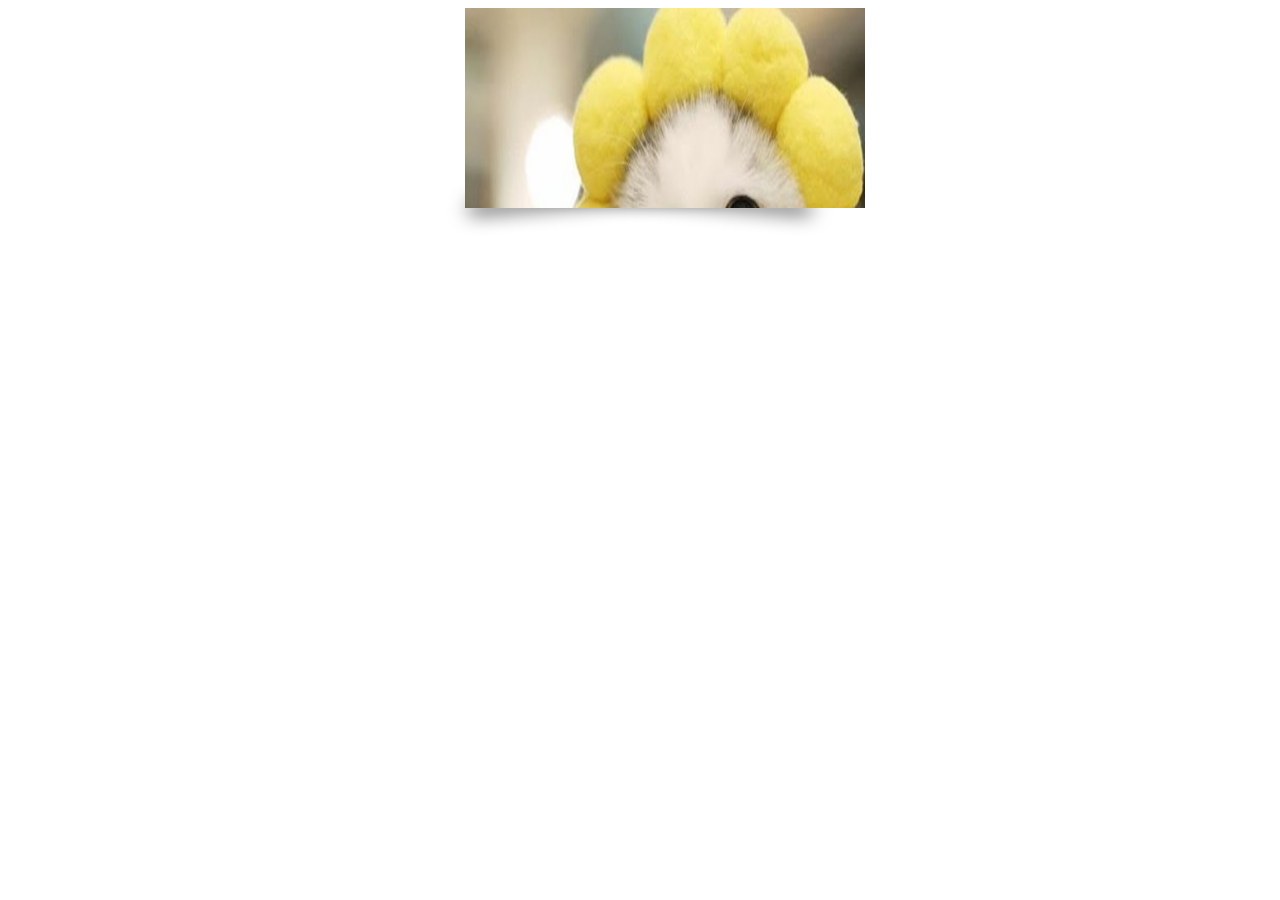
<file: temp_banner_1/index.html>
<!doctype html>
<html lang="en">
<head>
    <meta charset="UTF-8">
    <meta name="viewport"
          content="width=device-width, user-scalable=no, initial-scale=1.0, maximum-scale=1.0, minimum-scale=1.0">
    <meta http-equiv="X-UA-Compatible" content="ie=edge">
    <link href="media/style.css" rel="stylesheet" />
    <title>Мой сайт с баннером</title>
</head>
<body>

<div class="box">
    <div class="content">
        <img src="media/img/cat_middle.jpg" width="500" height="500" alt="Котик / Милый котик / Котик-ромашка / Баннер с котиком">
        <div class="text1">Котик</div>
        <div class="text2">хочет молока</div>
    </div>
</div>
</body>
</html>
</file>
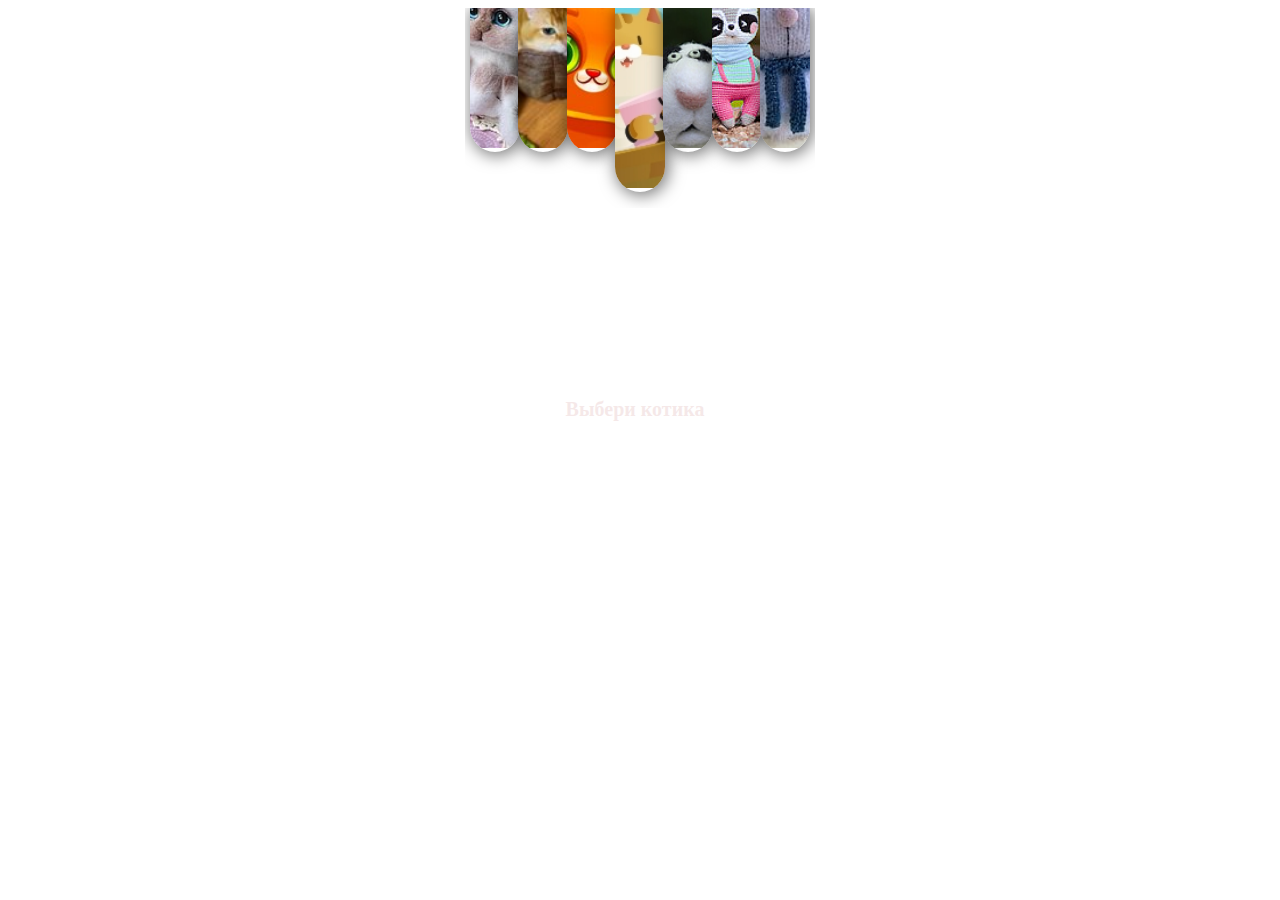
<file: temp_banner_2/index.html>
<!doctype html>
<html lang="en">
<head>
    <meta charset="UTF-8">
    <meta name="viewport"
          content="width=device-width, user-scalable=no, initial-scale=1.0, maximum-scale=1.0, minimum-scale=1.0">
    <meta http-equiv="X-UA-Compatible" content="ie=edge">
    <link href="media/style.css" rel="stylesheet" />
    <title>Мой сайт с баннером 2</title>
</head>
<body>
<div class="container">
    <h1 class="title title-large">Выбери котика</h1>
    <div id="img-1" class="img-container">
        <a href="#">
            <img class="img" src="media/img/cat1.jpg" /></a>
    </div>

    <div class="img-container second-animation">
        <a href="#">
            <img class="img" src="media/img/cat2.jpg"></a>
    </div>

    <div class="img-container third-animation">
        <a href="#">
            <img class="img" src="media/img/cat3.jpg"></a>
    </div>

    <div class="img-container fourth-animation">
        <a href="#">
            <img class="img nba" src="media/img/cat4.jpg"></a>
    </div>

    <div class="img-container fifth-animation">
        <a href="#">
            <img class="img" src="media/img/cat5.jpg"></a>
    </div>

    <div id="img-6" class="img-container sixth-animation">
        <a href="#">
            <img class="img" src="media/img/cat6.jpg"></a>
    </div>

    <div id="img-7" class="img-container seventh-animation">
        <a href="#">
            <img class="img" src="media/img/cat7.jpg"></a>
    </div>
</div>
</body>
</html>
</file>
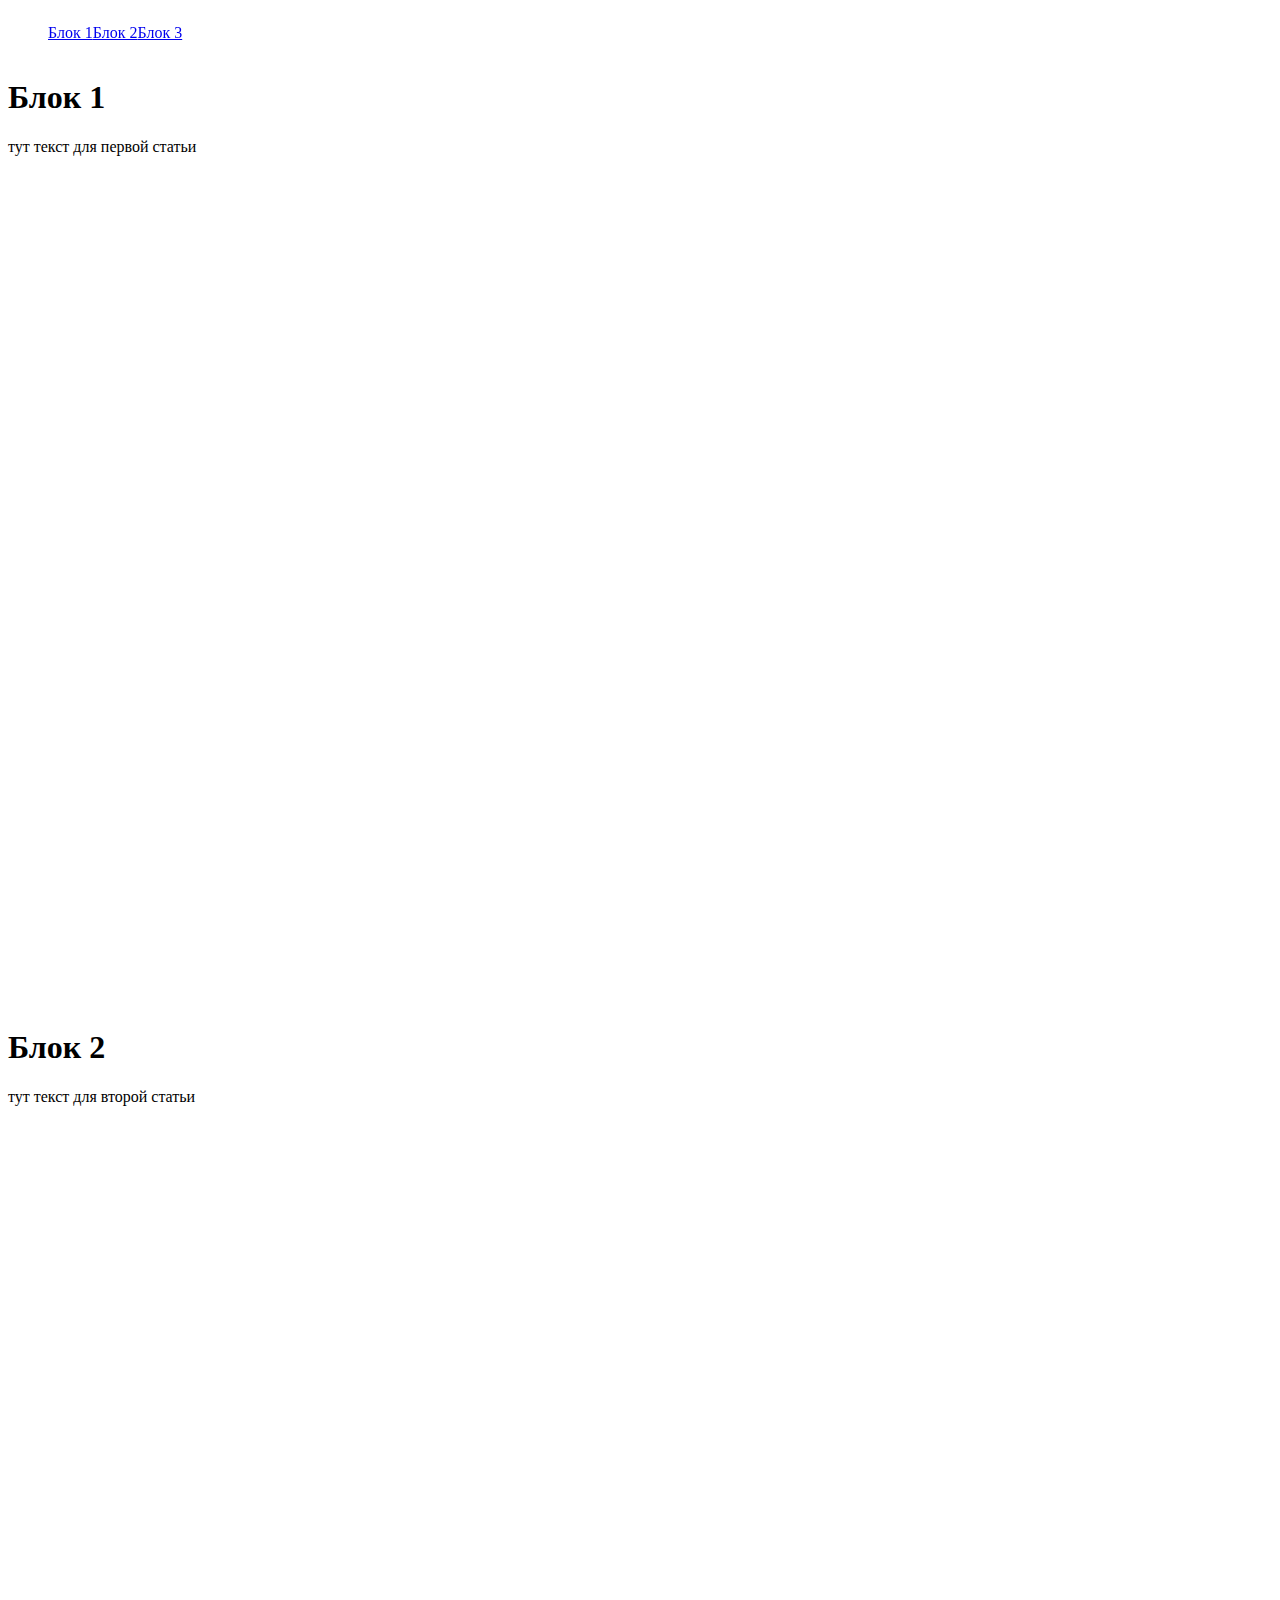
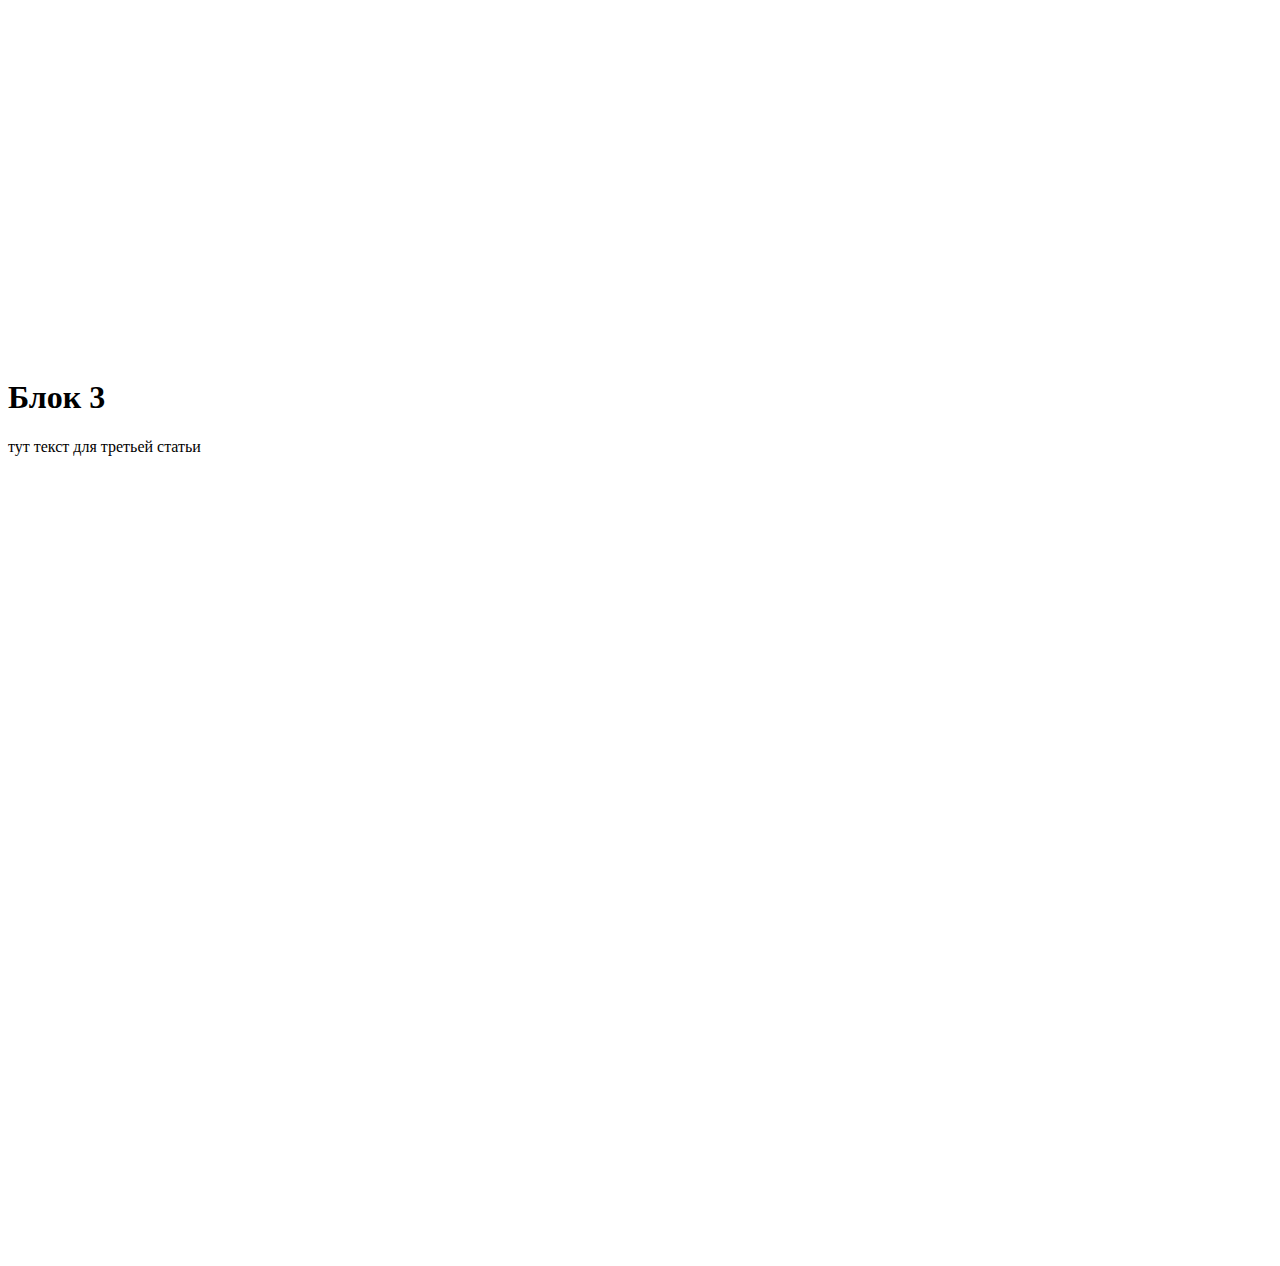
<file: temp_links/index.html>
<!doctype html>
<html lang="en">
<head>
    <meta charset="UTF-8">
    <meta name="viewport"
          content="width=device-width, user-scalable=no, initial-scale=1.0, maximum-scale=1.0, minimum-scale=1.0">
    <meta http-equiv="X-UA-Compatible" content="ie=edge">
    <link href="media/style.css" rel="stylesheet"/>
    <title>Document</title>
</head>
<body>
<header class="navigation">
    <nav>
        <ul class="menu">
            <li><a href="#block__one">Блок 1</a></li>
            <li><a href="#block__two">Блок 2</a></li>
            <li><a href="#block_three">Блок 3</a></li>
        </ul>
    </nav>
</header>
<section id="main">

    <article class="block" id="block__one">
        <h1>Блок 1</h1>
        <div>
            тут текст для первой статьи
        </div>
    </article>
    <article class="block" id="block__two">
        <h1>Блок 2</h1>
        <div>
            тут текст для второй статьи
        </div>
    </article>
    <article class="block" id="block_three">
        <h1>Блок 3</h1>
        <div>
            тут текст для третьей статьи
        </div>
    </article>

</section>
</body>
</html>
</file>
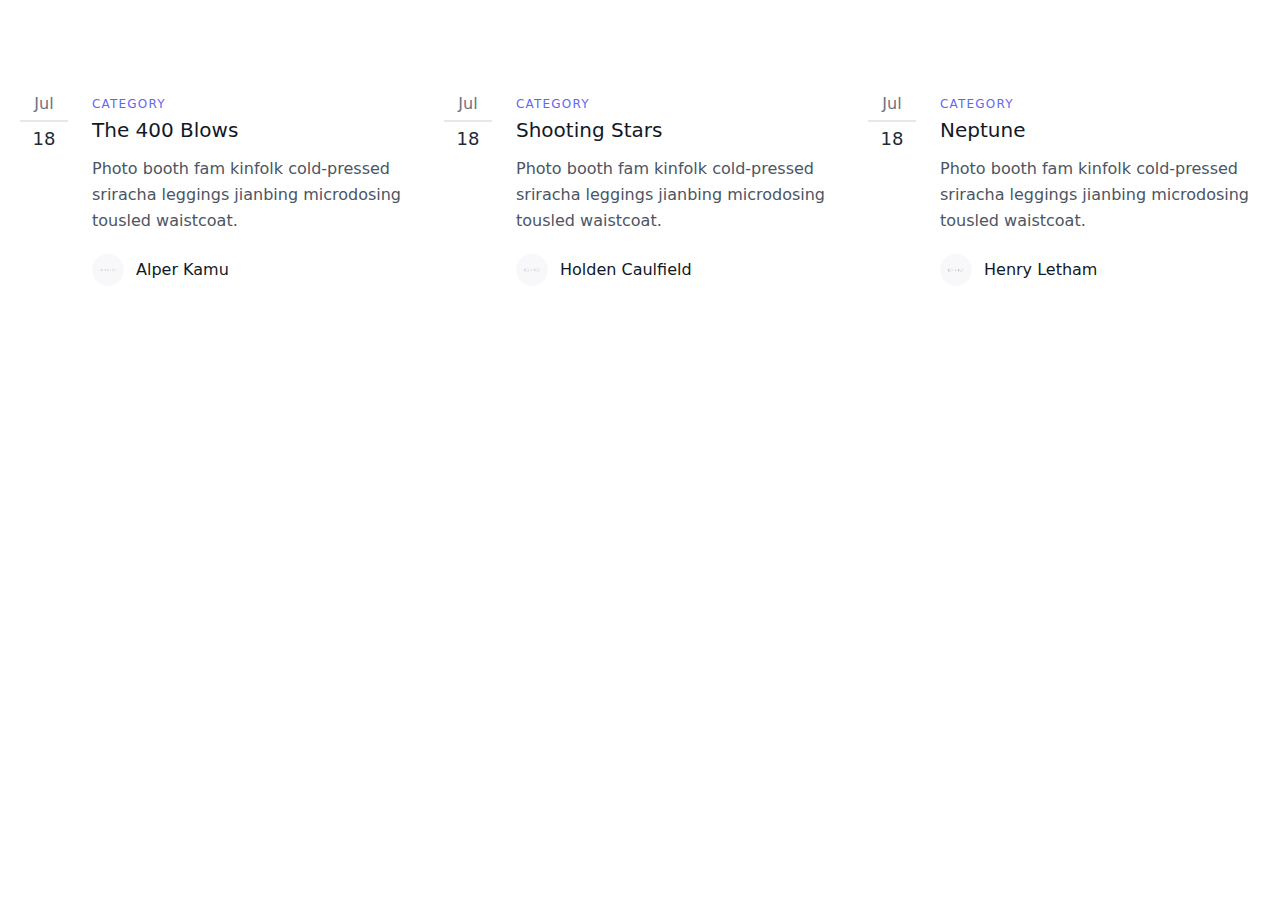
<file: examples_tailwind/tailwind_files/saved_resource.html>
<!DOCTYPE html>
<!-- saved from url=(0022)https://tailblocks.cc/ -->
<html><head><meta http-equiv="Content-Type" content="text/html; charset=UTF-8"><link href="./tailwind.min.css" rel="stylesheet"><style>img { filter:
                      sepia(1) hue-rotate(190deg) opacity(.46) grayscale(.7) }</style></head><body><div class="frame-root"><div class="frame-content"><section class="text-gray-600 body-font"><div class="container px-5 py-24 mx-auto"><div class="flex flex-wrap -mx-4 -my-8"><div class="py-8 px-4 lg:w-1/3"><div class="h-full flex items-start"><div class="w-12 flex-shrink-0 flex flex-col text-center leading-none"><span class="text-gray-500 pb-2 mb-2 border-b-2 border-gray-200">Jul</span><span class="font-medium text-lg text-gray-800 title-font leading-none">18</span></div><div class="flex-grow pl-6"><h2 class="tracking-widest text-xs title-font font-medium text-indigo-500 mb-1">CATEGORY</h2><h1 class="title-font text-xl font-medium text-gray-900 mb-3">The 400 Blows</h1><p class="leading-relaxed mb-5">Photo booth fam kinfolk cold-pressed sriracha leggings jianbing microdosing tousled waistcoat.</p><a class="inline-flex items-center"><img alt="blog" src="./103x103" class="w-8 h-8 rounded-full flex-shrink-0 object-cover object-center"><span class="flex-grow flex flex-col pl-3"><span class="title-font font-medium text-gray-900">Alper Kamu</span></span></a></div></div></div><div class="py-8 px-4 lg:w-1/3"><div class="h-full flex items-start"><div class="w-12 flex-shrink-0 flex flex-col text-center leading-none"><span class="text-gray-500 pb-2 mb-2 border-b-2 border-gray-200">Jul</span><span class="font-medium text-lg text-gray-800 title-font leading-none">18</span></div><div class="flex-grow pl-6"><h2 class="tracking-widest text-xs title-font font-medium text-indigo-500 mb-1">CATEGORY</h2><h1 class="title-font text-xl font-medium text-gray-900 mb-3">Shooting Stars</h1><p class="leading-relaxed mb-5">Photo booth fam kinfolk cold-pressed sriracha leggings jianbing microdosing tousled waistcoat.</p><a class="inline-flex items-center"><img alt="blog" src="./102x102" class="w-8 h-8 rounded-full flex-shrink-0 object-cover object-center"><span class="flex-grow flex flex-col pl-3"><span class="title-font font-medium text-gray-900">Holden Caulfield</span></span></a></div></div></div><div class="py-8 px-4 lg:w-1/3"><div class="h-full flex items-start"><div class="w-12 flex-shrink-0 flex flex-col text-center leading-none"><span class="text-gray-500 pb-2 mb-2 border-b-2 border-gray-200">Jul</span><span class="font-medium text-lg text-gray-800 title-font leading-none">18</span></div><div class="flex-grow pl-6"><h2 class="tracking-widest text-xs title-font font-medium text-indigo-500 mb-1">CATEGORY</h2><h1 class="title-font text-xl font-medium text-gray-900 mb-3">Neptune</h1><p class="leading-relaxed mb-5">Photo booth fam kinfolk cold-pressed sriracha leggings jianbing microdosing tousled waistcoat.</p><a class="inline-flex items-center"><img alt="blog" src="./101x101" class="w-8 h-8 rounded-full flex-shrink-0 object-cover object-center"><span class="flex-grow flex flex-col pl-3"><span class="title-font font-medium text-gray-900">Henry Letham</span></span></a></div></div></div></div></div></section></div></div></body></html>
</file>
<file: temp_banner_1/media/style.css>
.box{
    width:350px;
    height: 200px;
    background: #fff;
    position: relative;
    margin: 0 auto;
}
.box .content{
    overflow:hidden;
    width:400px;
    height: 200px;
    background:#000;
    position:relative;
}
.box .content img{
    -webkit-transition: all 500ms ;
    -moz-transition: all 500ms ;
    -ms-transition: all 500ms ;
    -o-transition: all 500ms ;
    transition: all 500ms ;
}
.box .content:hover img{
    opacity:0.3;
    margin-top:-170px;
    -webkit-filter: blur(3px);
}
.box .content:hover .text1{
    left:130px;
    opacity:1;

}
.box .content:hover .text2{
    left:180px;
    opacity:1;
}
.box .content .text1{
    color:#fff;
    font-size:40px;
    font-family: 'Oswald', cursive;
    position:absolute;
    left:330px;
    top:60px;
    opacity:0;

    -webkit-transition: all 800ms cubic-bezier(0.000, 0.440, 0.000, 0.795);
    -moz-transition: all 800ms cubic-bezier(0.000, 0.440, 0.000, 0.795);
    -ms-transition: all 800ms cubic-bezier(0.000, 0.440, 0.000, 0.795);
    -o-transition: all 800ms cubic-bezier(0.000, 0.440, 0.000, 0.795);
    transition: all 800ms cubic-bezier(0.000, 0.440, 0.000, 0.795);

    -webkit-transition-timing-function: cubic-bezier(0.000, 0.440, 0.000, 0.795);
    -moz-transition-timing-function: cubic-bezier(0.000, 0.440, 0.000, 0.795);
    -ms-transition-timing-function: cubic-bezier(0.000, 0.440, 0.000, 0.795);
    -o-transition-timing-function: cubic-bezier(0.000, 0.440, 0.000, 0.795);
    transition-timing-function: cubic-bezier(0.000, 0.440, 0.000, 0.795);
}
.box .content .text2{
    color:#fff;
    font-size:20px;
    font-family: 'Oswald', cursive;
    position:absolute;
    left:-100px;
    top:100px;
    opacity:0;
    -webkit-transition: all 800ms cubic-bezier(0.000, 0.890, 0.630, 0.980);
    -moz-transition: all 800ms cubic-bezier(0.000, 0.890, 0.630, 0.980);
    -ms-transition: all 800ms cubic-bezier(0.000, 0.890, 0.630, 0.980);
    -o-transition: all 800ms cubic-bezier(0.000, 0.890, 0.630, 0.980);
    transition: all 800ms cubic-bezier(0.000, 0.890, 0.630, 0.980);

    -webkit-transition-timing-function: cubic-bezier(0.000, 0.890, 0.630, 0.980);
    -moz-transition-timing-function: cubic-bezier(0.000, 0.890, 0.630, 0.980);
    -ms-transition-timing-function: cubic-bezier(0.000, 0.890, 0.630, 0.980);
    -o-transition-timing-function: cubic-bezier(0.000, 0.890, 0.630, 0.980);
    transition-timing-function: cubic-bezier(0.000, 0.890, 0.630, 0.980);
}
.box:before{
    content:"";
    width:80%;
    height:8px;
    bottom: 18px;
    left: 13px;
    z-index: -1;
    background: #000;
    position: absolute;
    box-shadow: -10px 10px 20px #000;
    -moz-transform: scale(1) rotate(-5deg) translateX(0px) translateY(0px) skewX(0deg) skewY(0deg);
    -webkit-transform: scale(1) rotate(-5deg) translateX(0px) translateY(0px) skewX(0deg) skewY(0deg);
    -o-transform: scale(1) rotate(-5deg) translateX(0px) translateY(0px) skewX(0deg) skewY(0deg);
    -ms-transform: scale(1) rotate(-5deg) translateX(0px) translateY(0px) skewX(0deg) skewY(0deg);
    transform: scale(1) rotate(-5deg) translateX(0px) translateY(0px) skewX(0deg) skewY(0deg);
}
.box:after{
    content:"";
    width:80%;
    height:8px;
    bottom: 18px;
    right: 13px;
    z-index: -1;
    background: #000;
    position: absolute;
    box-shadow: 10px 10px 20px #000;
    -moz-transform: scale(1) rotate(5deg) translateX(0px) translateY(0px) skewX(0deg) skewY(0deg);
    -webkit-transform: scale(1) rotate(5deg) translateX(0px) translateY(0px) skewX(0deg) skewY(0deg);
    -o-transform: scale(1) rotate(5deg) translateX(0px) translateY(0px) skewX(0deg) skewY(0deg);
    -ms-transform: scale(1) rotate(5deg) translateX(0px) translateY(0px) skewX(0deg) skewY(0deg);
    transform: scale(1) rotate(5deg) translateX(0px) translateY(0px) skewX(0deg) skewY(0deg);
}
</file>
<file: temp_banner_2/media/style.css>
.container {
    height: 200px;
    width: 350px;
    margin: 0 auto;
    text-align: center;
    overflow: hidden;
}

.title {
    position: absolute;
    left: 50%;
    top: 50%;
    transform: translate(-50%,-50%);
    z-index: -1;
    color: brown;
    font-size: 20px;
    font-weight: 600;
}

.title-large {
    height: 130px;
    margin-left: -5px;
    opacity: 0.1;
}

.img-container {
    display: inline-block;
    overflow: hidden;
    margin-left: -2.8px;
    margin-right: -2.8px;
    width: 50px;
    vertical-align: top;
    border-radius: 0px 0px 80px 80px;
    animation-name: flow;
    animation-duration: 4s;
    animation-iteration-count: infinite;
    animation-delay: -2s;
    transition-timing-function: cubic-bezier(0,.57,1,.46);
    box-shadow: 2px 2px 16px 2px rgba(0,0,0,0.5);
}

.second-animation {
    animation-delay: -1.5s;
}

.third-animation {
    animation-delay: -1s;
}

.fourth-animation {
    animation-delay: -0.5s;
}

.fifth-animation {
    animation-delay: 0s;
}

.sixth-animation {
    animation-delay: 0.5s;
}

.seventh-animation {
    animation-delay: 1s;
}

.img {
    object-fit: cover;
    width: 50px;
    height: 200px;
    margin-top: -60px;
}

.nba {
    margin-top: -20px;
}

@keyframes flow {
    0% {height: 20%; border-radius: 0px 0px 30px 30px;}
    50% {height: 90%; border-radius: 0px 0px 100px 100px;}
    100% {height: 20%; border-radius: 0px 0px 30px 30px;}
}

@media only screen and (max-width: 1200px) {
    #img-7 {
        display: none;
    }
}

@media only screen and (max-width: 1028px) {
    #img-1 {
        display: none;
    }
}

@media only screen and (max-width: 860px) {
    #img-6 {
        display: none;
    }
}
</file>
<file: temp_links/media/style.css>
html {
    scroll-behavior: smooth;
}
.menu {
    display: flex;
    position: fixed;
    list-style: none;
}
.menu li {
    flex: 1;
}
.block {
    padding-top: 50px;
    height: 100vh;
}
</file>
